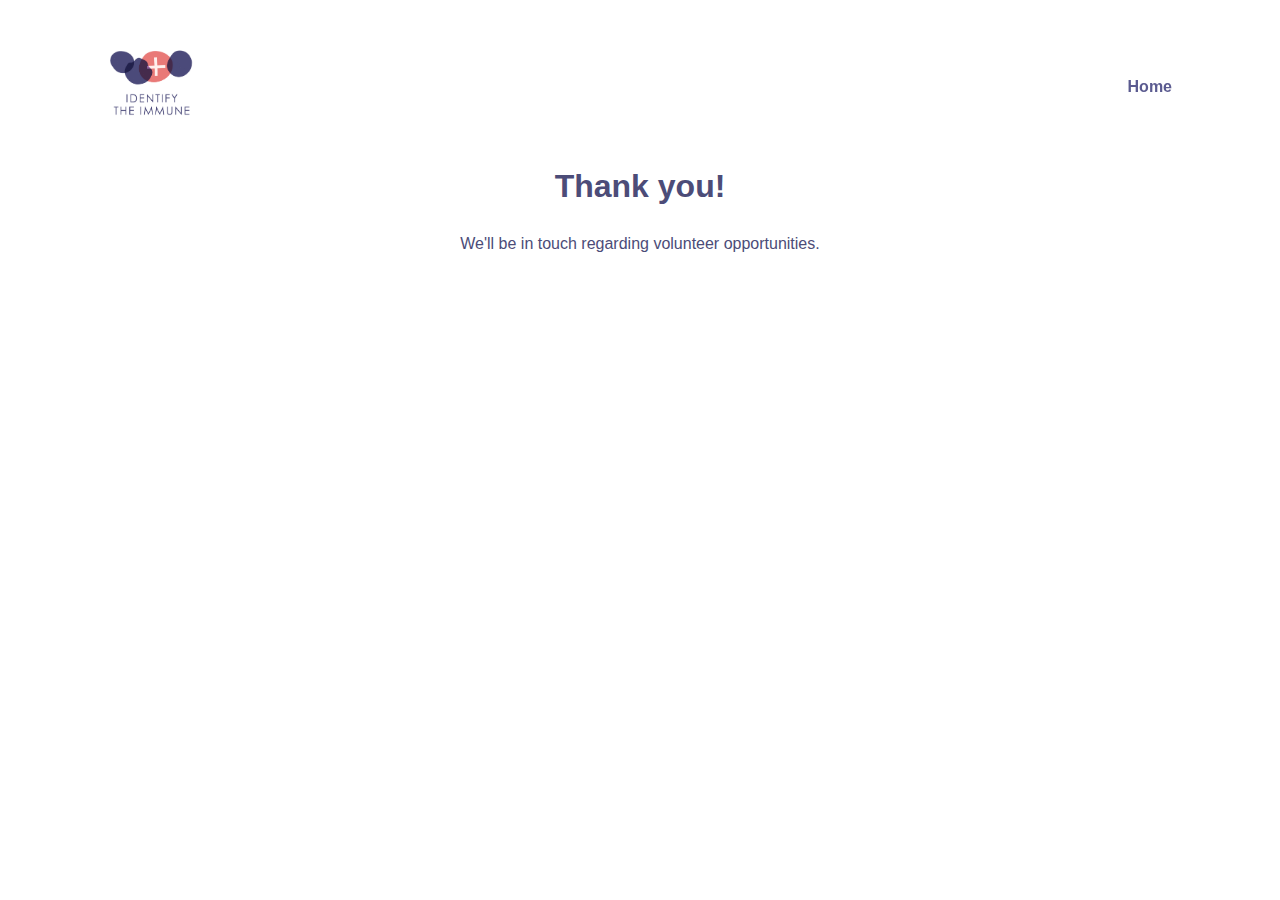
<file: success.html>
<!DOCTYPE html>
<html lang="en">

<head>
    <link rel="icon" href="logo.png">
    <link rel="stylesheet" href="mvp.css">

    <meta charset="utf-8">
    <meta name="description" content="Seeking COVID-19 positive volunteers for research and more">
    <meta name="viewport" content="width=device-width, initial-scale=1.0">

    <title>Identify the Immune</title>
</head>

<body>
    <header>
        <nav>
            <a href="/"><img src="logo.png" height="70"></a>
            <ul>
                <li><a href="/">Home</a></li>
            </ul>
        </nav>
        <h1>Thank you!</h1>
        <p>We'll be in touch regarding volunteer opportunities.</p>
        <br>
                <!-- Facebook Pixel Code -->
                <script>
                    !function (f, b, e, v, n, t, s) {
                        if (f.fbq) return; n = f.fbq = function () {
                            n.callMethod ?
                            n.callMethod.apply(n, arguments) : n.queue.push(arguments)
                        };
                        if (!f._fbq) f._fbq = n; n.push = n; n.loaded = !0; n.version = '2.0';
                        n.queue = []; t = b.createElement(e); t.async = !0;
                        t.src = v; s = b.getElementsByTagName(e)[0];
                        s.parentNode.insertBefore(t, s)
                    }(window, document, 'script',
                        'https://connect.facebook.net/en_US/fbevents.js');
                    fbq('init', '656000048492907');
                    fbq('track', 'CompleteRegistration');
                </script>
                <noscript>
                    <img height="1" width="1" src="https://www.facebook.com/tr?id=656000048492907&ev=PageView
            &noscript=1" />
                </noscript>
                <!-- End Facebook Pixel Code -->
    </header>
</body>
</file>
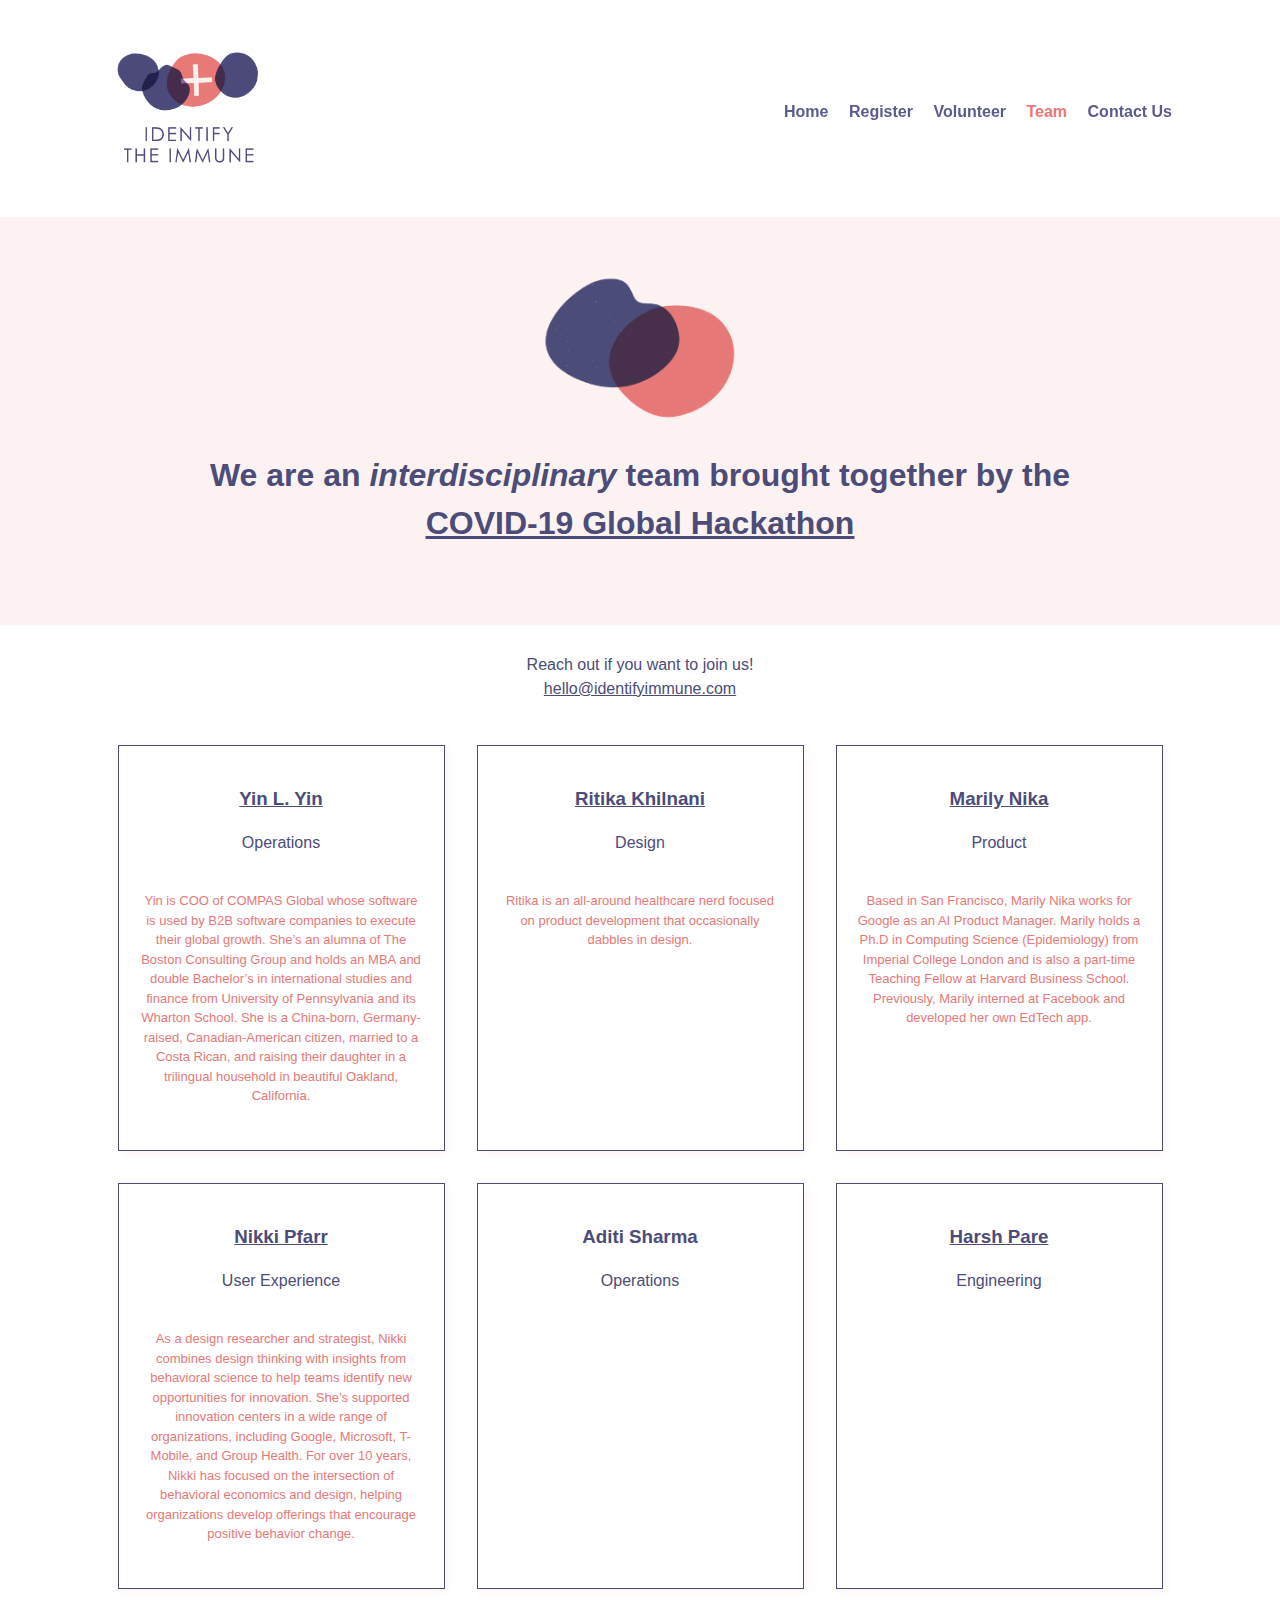
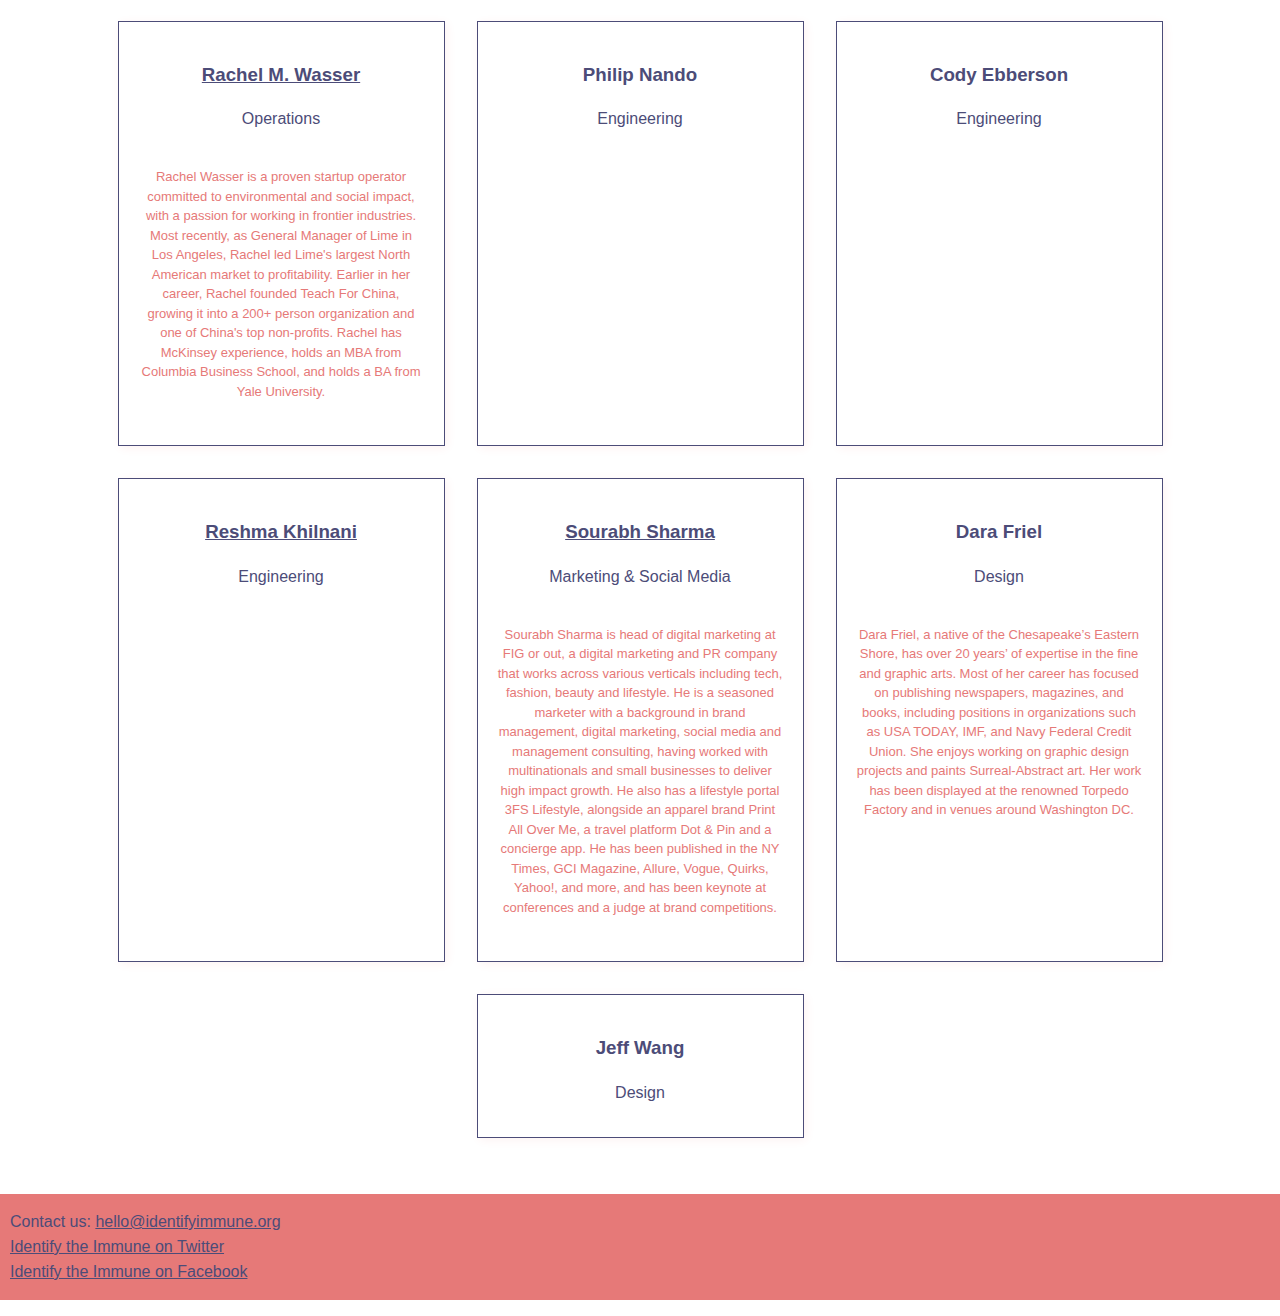
<file: team.html>
<!DOCTYPE html>
<html lang="en">

<head>
    <link rel="icon" href="logo.png">
    <link rel="stylesheet" href="mvp.css">

    <meta charset="utf-8">
    <meta name="description" content="Seeking COVID-19 positive volunteers for research and more">
    <meta name="viewport" content="width=device-width, initial-scale=1.0">

    <title>Identify the Immune</title>
</head>

<body>
    <header>
        <nav>
            <a href="index.html"><img src="logo.png" height="120"></a>
            <ul>
                <li><a href="index.html">Home</a></li>
                <li><a href="index.html#volunteer">Register</a></li>
                <li><a href="volunteer.html">Volunteer</a></li>
                <li>Team</li>
                <li><a href="mailto:hello@identifyimmune.org">Contact Us</a></li>
            </ul>
        </nav>

    </header>
    <div id="splash">
        <main>
            <div style="text-align: center;">
                <img src="team.png" height="150">
                <h1>We are an <i>interdisciplinary</i> team brought together by the<br> <u><a href="https://covid-global-hackathon.devpost.com/">COVID-19 Global Hackathon</a></u></h1>
            </div>
        </main>
    </div>
    <main>
        <section>
            <header>
                <p>Reach out if you want to join us! <br> <a href="mailto:hello@identifyimmune.org">hello@identifyimmune.com</a></p>
            </header>
            <aside>
                <h3><a href="https://www.linkedin.com/in/yinergy/">Yin L. Yin</a></h3>
                <p>Operations</p>
                <blfooter>Yin is COO of COMPAS Global whose software is used by B2B software companies to execute their global growth. She’s an alumna of The Boston Consulting Group and holds an MBA and double Bachelor’s in international studies and finance from University of Pennsylvania and its Wharton School. She is a China-born, Germany-raised, Canadian-American citizen, married to a Costa Rican, and raising their daughter in a trilingual household in beautiful Oakland, California.</blfooter>
            </aside>
            <aside>
                <h3><a href="https://www.linkedin.com/in/ritika-khilnani-bb464813/">Ritika Khilnani</a></h3>
                <p>Design</p>
                <blfooter>Ritika is an all-around healthcare nerd focused on product development that occasionally dabbles in design.</blfooter>
            </aside>
            <aside>
                <h3><a href="http://www.linkedin.com/in/marilynika">Marily Nika</a></h3>
                <p>Product</p>
                <blfooter>Based in San Francisco, Marily Nika works for Google as an AI Product Manager. Marily holds a Ph.D in Computing Science (Epidemiology) from Imperial College London and is also a part-time Teaching Fellow at Harvard Business School. Previously, Marily interned at Facebook and developed her own EdTech app.</blfooter>
            </aside>
            <aside>
                <h3><a href="https://www.linkedin.com/in/nikkipfarr/">Nikki Pfarr</a></h3>
                <p>User Experience</p>
                <blfooter>As a design researcher and strategist, Nikki combines design thinking with insights from behavioral science to help teams identify new opportunities for innovation. She’s supported innovation centers in a wide range of organizations, including Google, Microsoft, T-Mobile, and Group Health. For over 10 years, Nikki has focused on the intersection of behavioral economics and design, helping organizations develop offerings that encourage positive behavior change.</blfooter>
            </aside>
            <aside>
                <h3>Aditi Sharma</h3>
                <p>Operations</p>
            </aside>
            <aside>
                <h3><a href="https://www.linkedin.com/in/harsh-pare/">Harsh Pare</a></h3>
                <p>Engineering</p>
            </aside>
            <aside>
                <h3><a href="https://www.linkedin.com/in/rachelwasser/">Rachel M. Wasser</a></h3>
                <p>Operations</p>
                <blfooter>Rachel Wasser is a proven startup operator committed to environmental and social impact, with a passion for working in frontier industries. Most recently, as General Manager of Lime in Los Angeles, Rachel led Lime's largest North American market to profitability. Earlier in her career, Rachel founded Teach For China, growing it into a 200+ person organization and one of China's top non-profits. Rachel has McKinsey experience, holds an MBA from Columbia Business School, and holds a BA from Yale University.</blfooter>
            </aside>
            <aside>
                <h3>Philip Nando</h3>
                <p>Engineering</p>
            </aside>
            <aside>
                <h3>Cody Ebberson</h3>
                <p>Engineering</p>
            </aside>
            <aside>
                <h3><a href="https://www.linkedin.com/in/reshmakhilnani/">Reshma Khilnani</a></h3>
                <p>Engineering</p>
            </aside>
            <aside>
                <h3><a href="http://www.linkedin.com/in/sssourabh">Sourabh Sharma</a></h3>
                <p>Marketing & Social Media</p>
                <blfooter>Sourabh Sharma is head of digital marketing at FIG or out, a digital marketing and PR company that works across various verticals including tech, fashion, beauty and lifestyle. He is a seasoned marketer with a background in brand management, digital marketing, social media and management consulting, having worked with multinationals and small businesses to deliver high impact growth. He also has a lifestyle portal 3FS Lifestyle, alongside an apparel brand Print All Over Me,  a travel platform Dot & Pin and a concierge app. He has been published in the NY Times, GCI Magazine, Allure, Vogue, Quirks, Yahoo!, and more, and has been keynote at conferences and a judge at brand competitions.</blfooter>
            </aside>
            <aside>
                <h3>Dara Friel</h3>
                <p>Design</p>
                <blfooter>Dara Friel, a native of the Chesapeake’s Eastern Shore, has over 20 years’ of expertise in the fine and graphic arts. Most of her career has focused on publishing newspapers, magazines, and books, including positions in organizations such as USA TODAY, IMF, and Navy Federal Credit Union. She enjoys working on graphic design projects and paints Surreal-Abstract art. Her work has been displayed at the renowned Torpedo Factory and in venues around Washington DC.</blfooter>
            </aside>
            <aside>
                <h3>Jeff Wang</h3>
                <p>Design</p>
            </aside>
        </section>
        <br>

    </main>
    <footer>
        <p>Contact us: <a href="mailto:hello@identifyimmune.org">hello@identifyimmune.org</a>
        </p>
        <p><a href="https://twitter.com/IdentifyImmune">Identify the Immune on Twitter</a>
        </p>
        <p><a href="https://www.facebook.com/identifyimmune">Identify the Immune on Facebook</a>
        </p>
    </footer>
</body>
</file>
<file: mvp.css>
/* MVP.css v1.1 - https://github.com/andybrewer/mvp */

:root {
    --border-radius: 0px;
    --box-shadow: 2px 2px 10px;
    --color: #E67978;
    --color-accent: #24cbe5;
    --color-bg: #FFFFFF;
    --color-bg-secondary: #4C4C78;
    --color-secondary: #4C4C78;
    --color-secondary-accent: #FDF2F2;
    --color-shadow: #FDF2F2;
    --color-text: #4C4C78;
    --color-text-secondary: #E67978;
    --hover-brightness: 1.2;
    --justify-important: center;
    --justify-normal: left;
    --line-height: 150%;
    --width-card: 285px;
    --width-card-medium: 460px;
    --width-card-wide: 800px;
    --width-content: 1080px;
}

/*
@media (prefers-color-scheme: dark) {
    :root {
        --color: #0097fc;
        --color-accent: #0097fc4f;
        --color-bg: #333;
        --color-bg-secondary: #555;
        --color-secondary: #e20de9;
        --color-secondary-accent: #e20de94f;
        --color-shadow: #bbbbbb20;
        --color-text: #f7f7f7;
        --color-text-secondary: #aaa;
    }
}
*/

/* Layout */
article aside {
    background: var(--color-secondary-accent);
    border-left: 4px solid var(--color-secondary);
    padding: 0.01rem 0.8rem;
    justify-content: var(--justify-important);
}

body {
    background: var(--color-bg);
    color: var(--color-text);
    font-family: -apple-system, BlinkMacSystemFont, "Segoe UI", Roboto, Oxygen-Sans, Ubuntu, Cantarell, "Helvetica Neue", sans-serif;
    line-height: var(--line-height);
    margin: 0;
    overflow-x: hidden;
    padding: 1rem 0;
}

#splash {
    background: var(--color-secondary-accent);
    color: var(--color-text);
    padding: 40px;
    justify-content: center;
}
#banner {
    background: #dbd2de;
    color: var(--color-text);
    padding: 0.01rem 0.8rem;
    justify-content: var(--justify-important);
    font-weight: bold;

}

header,
main {
    margin: 0 auto;
    max-width: var(--width-content);
    padding: 1rem 1rem;
    justify-content: center;
    clear: both;
}

footer {
    margin: 0 auto;
    padding: 10px;
    background: var(--color);
    clear: both;
    line-height: 0.8;
}

hr {
    background-color: var(--color-bg-secondary);
    border: none;
    height: 1px;
    margin: 4rem 0;
}

section {
    display: flex;
    flex-wrap: wrap;
    justify-content: var(--justify-important);
}

section aside {
    border: 1px solid var(--color-secondary);
    border-radius: var(--border-radius);
    box-shadow: var(--box-shadow) var(--color-shadow);
    margin: 1rem;
    padding: 1.25rem;
    width: var(--width-card);
    text-align: var(--justify-important);
}

section aside img {
    max-width: 100%;
}

/* Headers */
article header,
div header,
main header {
    padding-top: 0;
}

header {
    text-align: var(--justify-important);
    clear: both;
}

header a b,
header a em,
header a i,
header a strong {
    margin-left: 1rem;
    margin-right: 1rem;
}

header nav img {
    margin: 1rem 0;
}

section header {
    padding-top: 0;
    width: 100%;
}


/* Nav */
nav {
    align-items: center;
    display: flex;
    font-weight: bold;
    justify-content: space-between;
    margin-bottom: 10px;
}

nav ul {
    list-style: none;
    padding: 0;
}

nav ul li {
    display: inline-block;
    color: var(--color-text-secondary);
    margin: 0 0.5rem;
}

/* Typography */
code,
samp {
    background-color: var(--color-accent);
    border-radius: var(--border-radius);
    color: var(--color-text);
    display: inline-block;
    margin: 0 0.1rem;
    padding: 0rem 0.5rem;
    text-align: var(--justify-important);
}


details {
    margin: 1.3rem 0;
}

details summary {
    font-weight: bold;
}

details summary:focus {
    outline: none;
}

h1,
h2,
h3,
h4,
h5,
h6 {
    line-height: var(--line-height);
}

mark {
    padding: 0.1rem;
}

ol li,
ul li {
    padding: 0.2rem 0;
}

p {
    margin: 0.75rem 0;
    padding: 0;
}

pre {
    white-space: normal;
}

pre code,
pre samp {
    display: block;
    margin: 1rem 0;
    max-width: var(--width-card-wide);
    padding: 1rem;
}

small {
    color: var(--color-text-secondary);
}

sup {
    background-color: var(--color-secondary);
    border-radius: var(--border-radius);
    color: var(--color-bg);
    font-size: xx-small;
    font-weight: bold;
    margin: 0.2rem;
    padding: 0.2rem 0.3rem;
    position: relative;
    top: -2px;
}

/* Links */
a {
    color: var(--color-text);
    text-decoration: underline;
}

a:hover {
    filter: brightness(var(--hover-brightness));
    text-decoration: underline;
}

li a,
h2 a{
    filter: brightness(var(--hover-brightness));
    text-decoration: none;
}

a b,
a em,
a i,
a strong,
button {
    border-radius: var(--border-radius);
    display: inline-block;
    font-size: medium;
    font-weight: bold;
    margin: 1.5rem 0 1.5rem 0rem;
    padding: 1rem 2rem;
}

button:hover {
    cursor: pointer;
    filter: brightness(var(--hover-brightness));
}

a b,
a strong,
button {
    background-color: var(--color);
    border: 2px solid var(--color);
    color: var(--color-bg);
    margin: 1.5rem 0 1.5rem 0;
}

a em,
a i {
    border: 2px solid var(--color);
    border-radius: var(--border-radius);
    color: var(--color);
    display: inline-block;
    padding: 1rem 2rem;
}

/* Images */
figure {
    margin: 0;
    padding: 0;
}

figure img {
    max-width: 100%;
}

figure figcaption {
    color: var(--color-text-secondary);
}

/* Forms */
form {
    border: 1px solid var(--color-bg-secondary);
    border-radius: var(--border-radius);
    box-shadow: var(--box-shadow) var(--color-shadow);
    display: block;
    max-width: var(--width-card-wide);
    min-width: var(--width-card);
    padding: 1.5rem;
    text-align: var(--justify-normal);
}

form header {
    margin: 10px;
    padding: 10px;
}

form p {
    margin: 10px;
    padding: 10px;
}

input,
label,
select,
textarea {
    display: block;
    font-size: inherit;
    max-width: var(--width-card-wide);
}

input,
select,
textarea {
    border: 1px solid var(--color-bg-secondary);
    border-radius: var(--border-radius);
    margin-bottom: 1rem;
    padding: 0.4rem 0.8rem;
}

label {
    font-weight: bold;
    margin-bottom: 0.2rem;
}

button:focus,
input:focus,
select:focus,
textarea:focus {
    outline: none;
}

/* Tables */
table {
    border: 1px solid var(--color-bg-secondary);
    border-radius: var(--border-radius);
    border-spacing: 0;
    overflow-x: scroll;
    overflow-y: hidden;
    padding: 0;
}

table td,
table th,
table tr {
    padding: 0.4rem 0.8rem;
    text-align: var(--justify-normal);
}

table thead {
    background-color: var(--color);
    border-collapse: collapse;
    border-radius: var(--border-radius);
    color: var(--color-text);
    margin: 0;
    padding: 0;
}

table thead th:first-child {
    border-top-left-radius: var(--border-radius);
}

table thead th:last-child {
    border-top-right-radius: var(--border-radius);
}

table thead th:first-child,
table tr td:first-child {
    text-align: var(--justify-normal);
}

/* Quotes */
blockquote {
    display: block;
    font-size: x-large;
    line-height: var(--line-height);
    margin: 1rem auto;
    max-width: var(--width-card-medium);
    padding: 1.5rem 1rem;
    text-align: var(--justify-important);
}

blfooter {
    color: var(--color-text-secondary);
    display: block;
    font-size: small;
    line-height: var(--line-height);
    padding: 1.5rem 0;
}

/* Custom styles */
</file>
